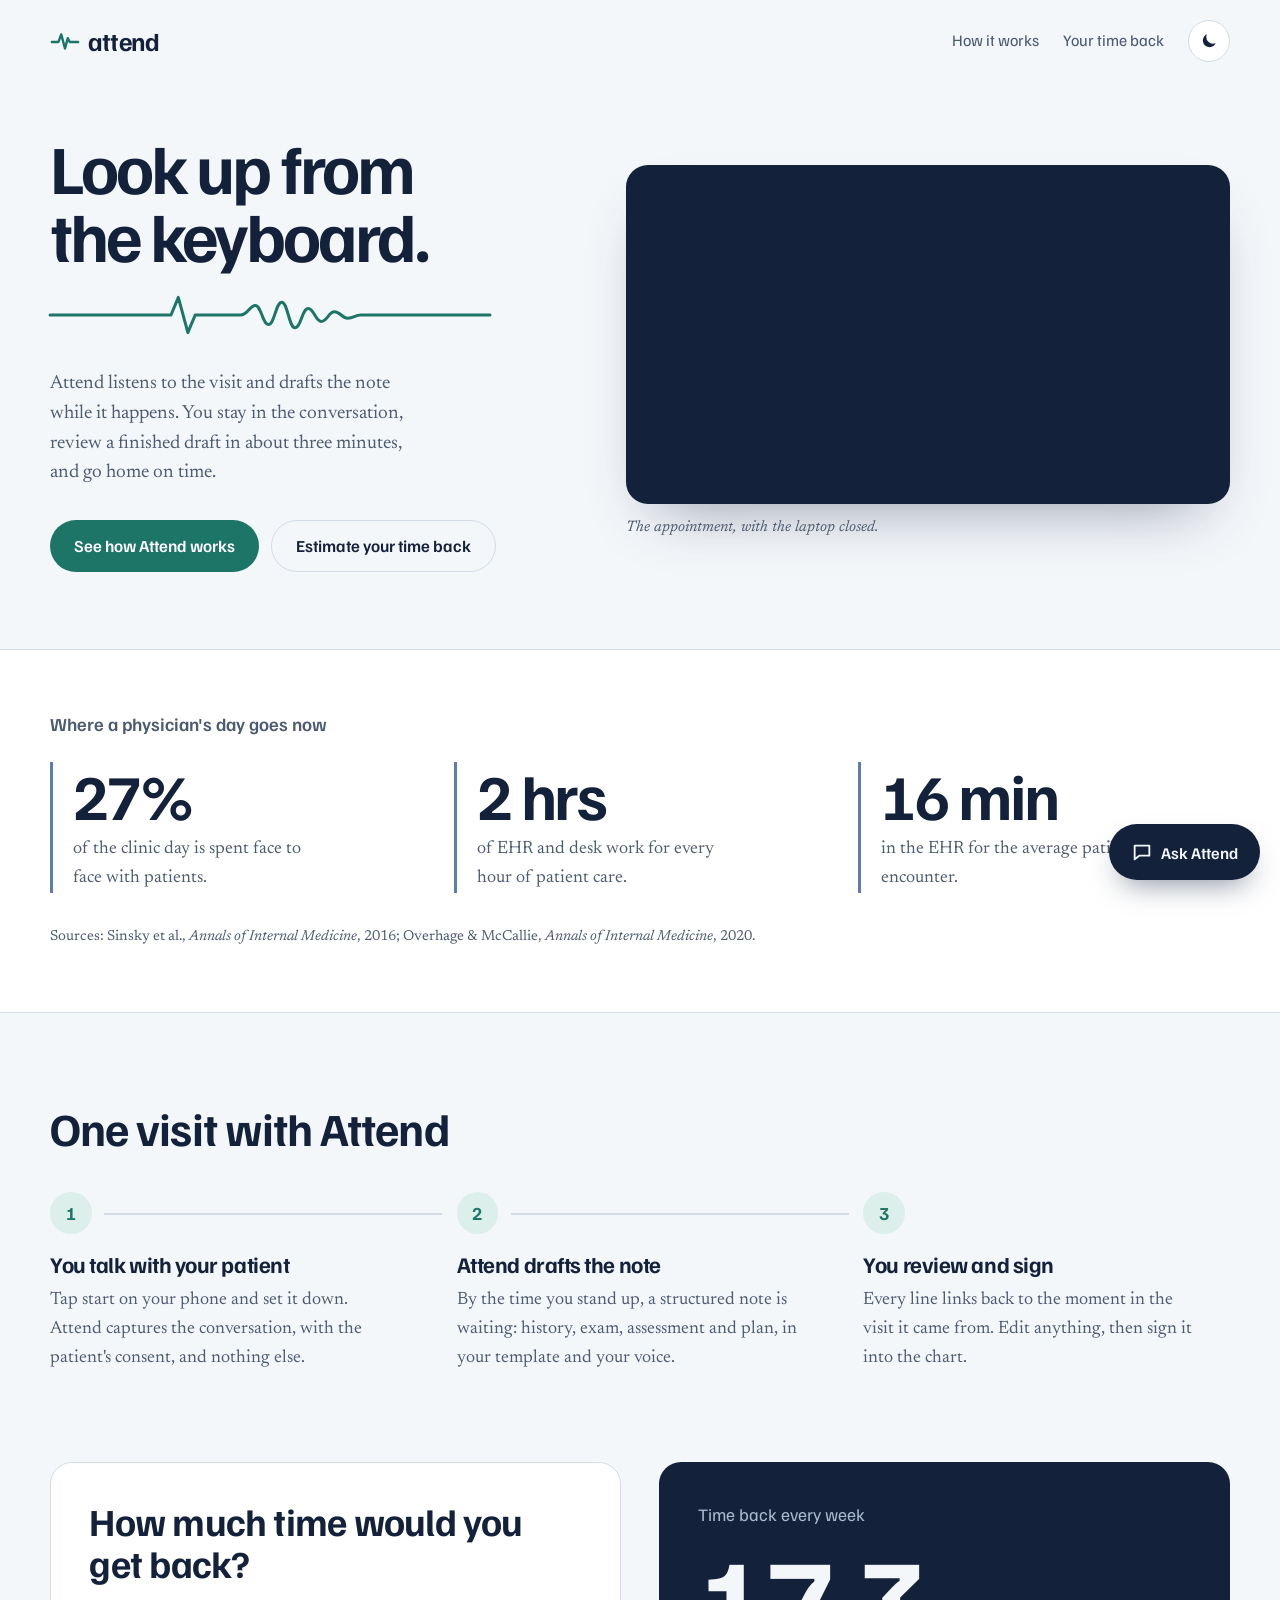
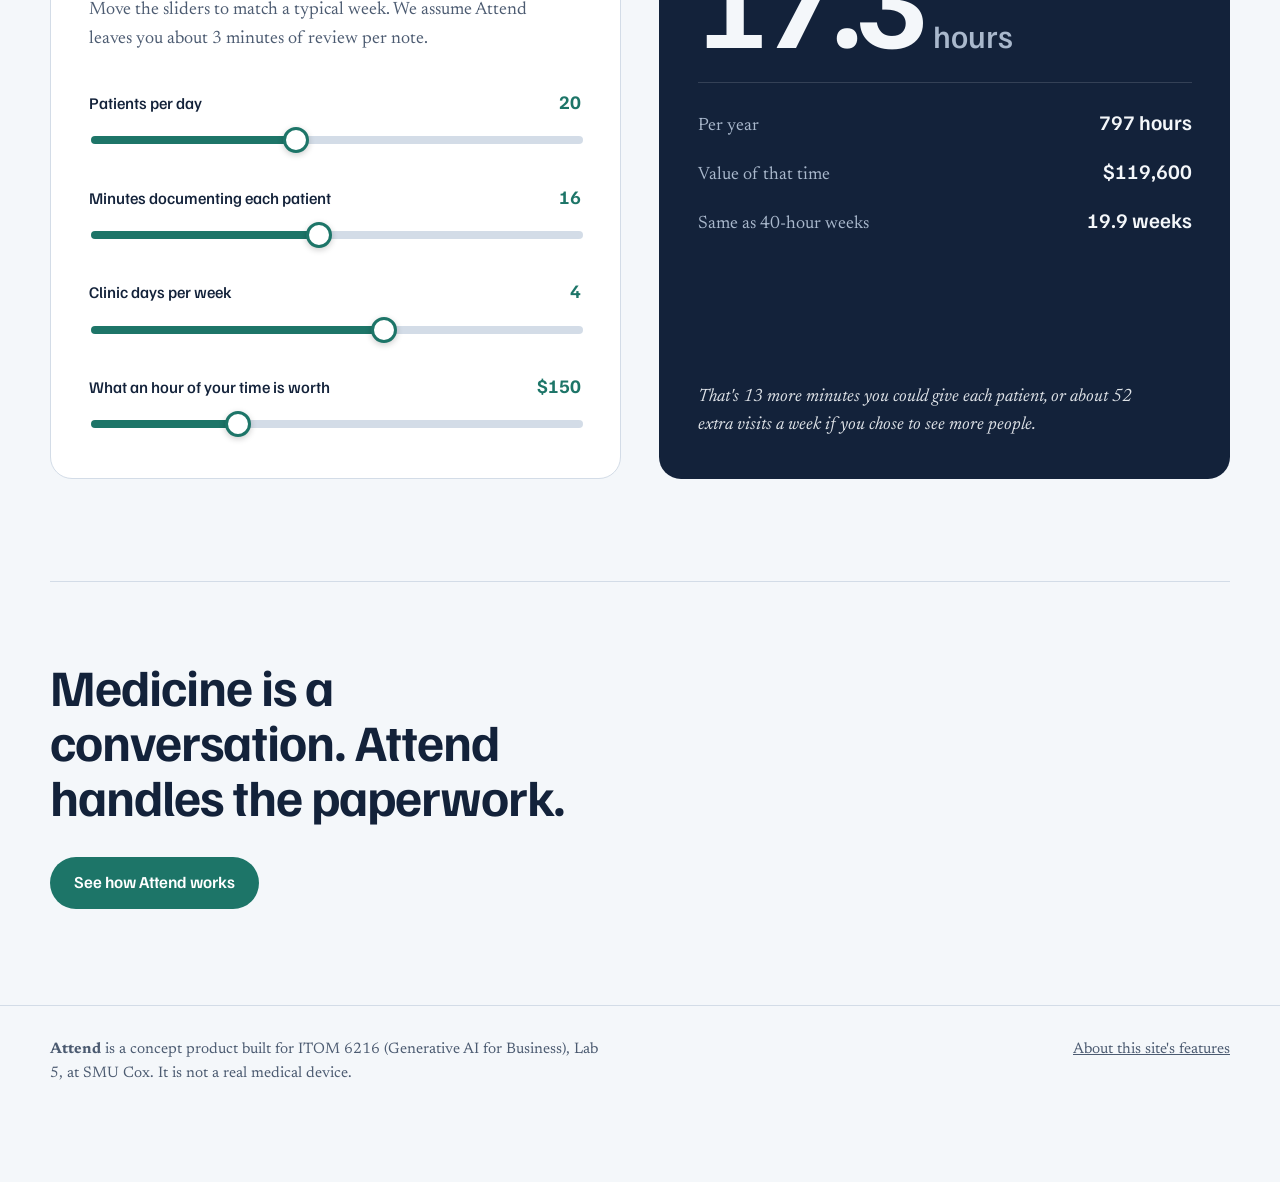
<file: index.html>
<!DOCTYPE html>
<html lang="en">
<head>
  <meta charset="UTF-8">
  <meta name="viewport" content="width=device-width, initial-scale=1.0">
  <title>Attend — the AI scribe that gives doctors their patients back</title>
  <meta name="description" content="Attend listens to the visit and drafts the clinical note, so physicians can spend the appointment with their patient instead of the keyboard.">
  <link rel="icon" href="data:image/svg+xml,%3Csvg xmlns=%27http://www.w3.org/2000/svg%27 viewBox=%270 0 32 32%27%3E%3Crect width=%2732%27 height=%2732%27 rx=%278%27 fill=%27%2313223A%27/%3E%3Cpath d=%27M3 17h6l3-8 4 15 3-11 2 4h8%27 fill=%27none%27 stroke=%27%235CC6B0%27 stroke-width=%272.6%27 stroke-linecap=%27round%27 stroke-linejoin=%27round%27/%3E%3C/svg%3E">
  <link rel="preconnect" href="https://fonts.googleapis.com">
  <link rel="preconnect" href="https://fonts.gstatic.com" crossorigin>
  <link href="https://fonts.googleapis.com/css2?family=Familjen+Grotesk:wght@400;500;600;700&family=Newsreader:ital,opsz,wght@0,6..72,400;0,6..72,500;1,6..72,400&display=swap" rel="stylesheet">
  <link rel="stylesheet" href="style.css">
  <script>
    // Apply saved/system theme before paint to avoid a flash
    (function () {
      var t = null;
      try { t = localStorage.getItem('attend-theme'); } catch (e) {}
      if (!t) t = window.matchMedia && window.matchMedia('(prefers-color-scheme: dark)').matches ? 'dark' : 'light';
      document.documentElement.setAttribute('data-theme', t);
    })();
  </script>
</head>
<body data-page="home">
  <a class="skip" href="#main">Skip to content</a>

  <header class="site-header">
    <div class="wrap header-inner">
      <a class="wordmark" href="index.html" aria-label="Attend home">
        <svg class="mark" viewBox="0 0 32 32" aria-hidden="true"><path d="M2 17h7l3-8 4 15 3-11 2 4h9" fill="none" stroke="currentColor" stroke-width="2.6" stroke-linecap="round" stroke-linejoin="round"/></svg>
        attend
      </a>
      <nav class="nav" aria-label="Main">
        <a href="about.html">How it works</a>
        <a href="#calculator">Your time back</a>
        <button class="theme-toggle" type="button" aria-label="Switch to dark mode">
          <svg class="icon-moon" viewBox="0 0 24 24" aria-hidden="true"><path d="M20 14.5A8 8 0 0 1 9.5 4a8 8 0 1 0 10.5 10.5z" fill="currentColor"/></svg>
          <svg class="icon-sun" viewBox="0 0 24 24" aria-hidden="true"><circle cx="12" cy="12" r="4.5" fill="currentColor"/><g stroke="currentColor" stroke-width="2" stroke-linecap="round"><path d="M12 2v2.5M12 19.5V22M2 12h2.5M19.5 12H22M4.9 4.9l1.8 1.8M17.3 17.3l1.8 1.8M4.9 19.1l1.8-1.8M17.3 6.7l1.8-1.8"/></g></svg>
        </button>
      </nav>
    </div>
  </header>

  <main id="main">
    <section class="hero wrap">
      <div class="hero-copy">
        <h1>Look up from<br>the keyboard.</h1>
        <svg class="pulse" viewBox="0 0 600 60" preserveAspectRatio="none" aria-hidden="true">
          <path d="M0 30 H150 L165 30 L175 8 L188 52 L198 30 H260 C270 30 272 18 280 18 C288 18 290 42 298 42 C306 42 308 14 316 14 C324 14 326 46 334 46 C342 46 344 22 352 22 C360 22 362 38 370 38 C378 38 380 26 388 26 C396 26 398 34 406 34 C414 34 416 30 424 30 H600" />
        </svg>
        <p class="lede">Attend listens to the visit and drafts the note while it happens. You stay in the conversation, review a finished draft in about three minutes, and go home on time.</p>
        <div class="hero-actions">
          <a class="btn btn-primary" href="about.html">See how Attend works</a>
          <a class="btn btn-quiet" href="#calculator">Estimate your time back</a>
        </div>
      </div>
      <figure class="hero-video">
        <video autoplay muted loop playsinline preload="auto" aria-label="A physician talking face to face with a patient while Attend listens">
          <source src="video.mp4?v=2" type="video/mp4">
          Your browser does not support embedded video.
        </video>
        <figcaption>The appointment, with the laptop closed.</figcaption>
      </figure>
    </section>

    <section class="facts" aria-labelledby="facts-title">
      <div class="wrap">
        <h2 id="facts-title" class="facts-title reveal">Where a physician's day goes now</h2>
        <dl class="facts-grid">
          <div class="fact reveal">
            <dt><span class="count" data-to="27" data-suffix="%">27%</span></dt>
            <dd>of the clinic day is spent face to face with patients.</dd>
          </div>
          <div class="fact reveal">
            <dt><span class="count" data-to="2" data-suffix=" hrs">2 hrs</span></dt>
            <dd>of EHR and desk work for every hour of patient care.</dd>
          </div>
          <div class="fact reveal">
            <dt><span class="count" data-to="16" data-suffix=" min">16 min</span></dt>
            <dd>in the EHR for the average patient encounter.</dd>
          </div>
        </dl>
        <p class="facts-source">Sources: Sinsky et al., <cite>Annals of Internal Medicine</cite>, 2016; Overhage &amp; McCallie, <cite>Annals of Internal Medicine</cite>, 2020.</p>
      </div>
    </section>

    <section class="steps wrap" aria-labelledby="steps-title">
      <h2 id="steps-title" class="reveal">One visit with Attend</h2>
      <ol class="step-list">
        <li class="reveal">
          <h3>You talk with your patient</h3>
          <p>Tap start on your phone and set it down. Attend captures the conversation, with the patient's consent, and nothing else.</p>
        </li>
        <li class="reveal">
          <h3>Attend drafts the note</h3>
          <p>By the time you stand up, a structured note is waiting: history, exam, assessment and plan, in your template and your voice.</p>
        </li>
        <li class="reveal">
          <h3>You review and sign</h3>
          <p>Every line links back to the moment in the visit it came from. Edit anything, then sign it into the chart.</p>
        </li>
      </ol>
    </section>

    <section id="calculator" class="calc" aria-labelledby="calc-title">
      <div class="wrap calc-inner">
        <div class="calc-form reveal">
          <h2 id="calc-title">How much time would you get back?</h2>
          <p class="calc-intro">Move the sliders to match a typical week. We assume Attend leaves you about 3 minutes of review per note.</p>

          <div class="field">
            <label for="patients">Patients per day <output for="patients" id="patients-out">20</output></label>
            <input type="range" id="patients" min="6" max="40" step="1" value="20">
          </div>
          <div class="field">
            <label for="minutes">Minutes documenting each patient <output for="minutes" id="minutes-out">16</output></label>
            <input type="range" id="minutes" min="4" max="30" step="1" value="16">
          </div>
          <div class="field">
            <label for="days">Clinic days per week <output for="days" id="days-out">4</output></label>
            <input type="range" id="days" min="1" max="6" step="1" value="4">
          </div>
          <div class="field">
            <label for="rate">What an hour of your time is worth <output for="rate" id="rate-out">$150</output></label>
            <input type="range" id="rate" min="50" max="400" step="10" value="150">
          </div>
        </div>

        <div class="calc-result reveal" aria-live="polite">
          <p class="result-label">Time back every week</p>
          <p class="result-big"><span id="hours-week">17.3</span><span class="unit">hours</span></p>
          <dl class="result-list">
            <div><dt>Per year</dt><dd id="hours-year">797 hours</dd></div>
            <div><dt>Value of that time</dt><dd id="dollars-year">$119,600</dd></div>
            <div><dt>Same as 40-hour weeks</dt><dd id="weeks">19.9 weeks</dd></div>
          </dl>
          <p class="result-note" id="result-note">That's 13 more minutes you could give each patient, or about 52 extra visits a week if you chose to see more people.</p>
        </div>
      </div>
    </section>

    <section class="closing wrap">
      <h2 class="reveal">Medicine is a conversation. Attend handles the paperwork.</h2>
      <a class="btn btn-primary reveal" href="about.html">See how Attend works</a>
    </section>
  </main>

  <footer class="site-footer">
    <div class="wrap footer-inner">
      <p><strong>Attend</strong> is a concept product built for ITOM 6216 (Generative AI for Business), Lab 5, at SMU Cox. It is not a real medical device.</p>
      <p><a href="about.html#about-site">About this site's features</a></p>
    </div>
  </footer>

  <!-- Chatbot -->
  <div class="chat" data-open="false">
    <button class="chat-launch" type="button" aria-expanded="false" aria-controls="chat-panel">
      <svg viewBox="0 0 24 24" aria-hidden="true"><path d="M4 5h16v11H9l-5 4z" fill="none" stroke="currentColor" stroke-width="2" stroke-linejoin="round"/></svg>
      <span>Ask Attend</span>
    </button>
    <section id="chat-panel" class="chat-panel" role="dialog" aria-label="Ask Attend chatbot" hidden>
      <header class="chat-head">
        <div>
          <p class="chat-title">Ask Attend</p>
          <p class="chat-sub">Answers about the product, privacy and pricing</p>
        </div>
        <button class="chat-close" type="button" aria-label="Close chat">&times;</button>
      </header>
      <div class="chat-log" role="log" aria-live="polite"></div>
      <div class="chat-chips"></div>
      <form class="chat-form" autocomplete="off">
        <label class="visually-hidden" for="chat-input">Type your question</label>
        <input id="chat-input" type="text" placeholder="Ask a question…" maxlength="300">
        <button type="submit">Send</button>
      </form>
    </section>
  </div>

  <script src="app.js"></script>
</body>
</html>
</file>
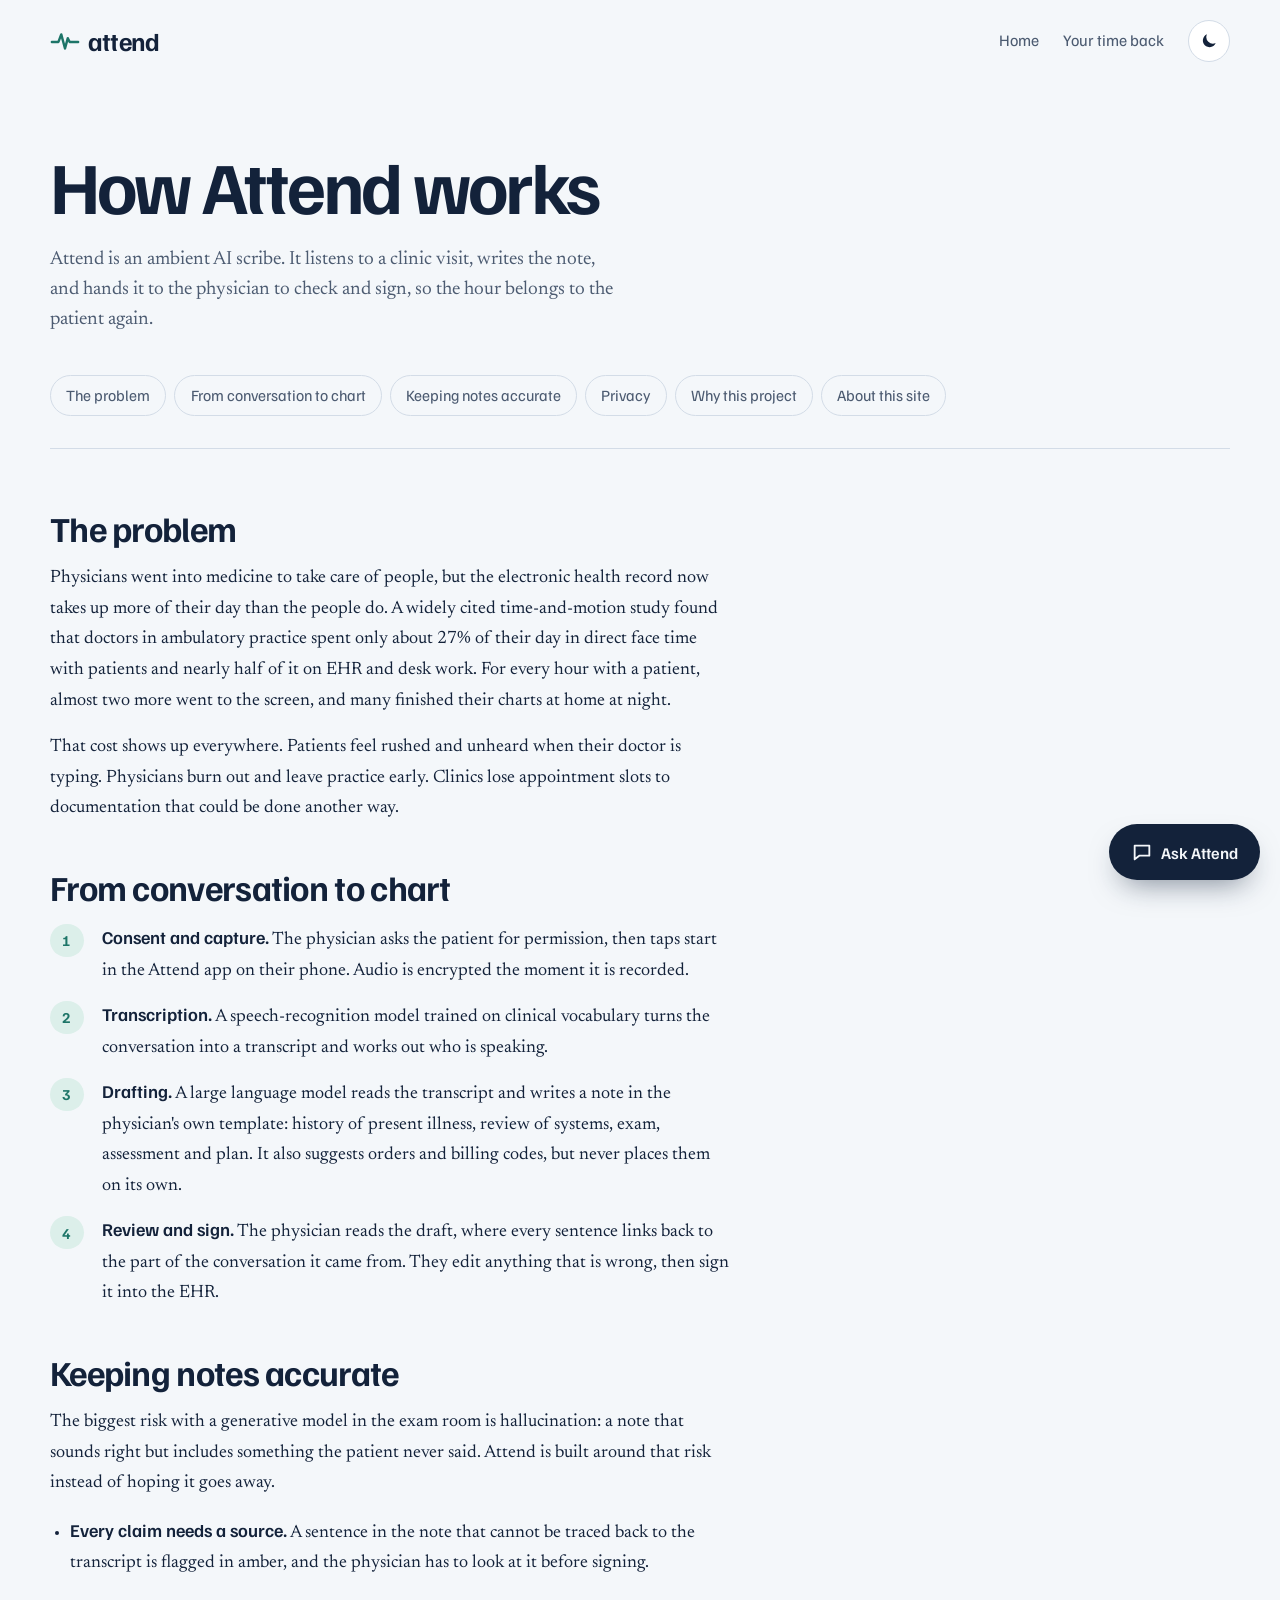
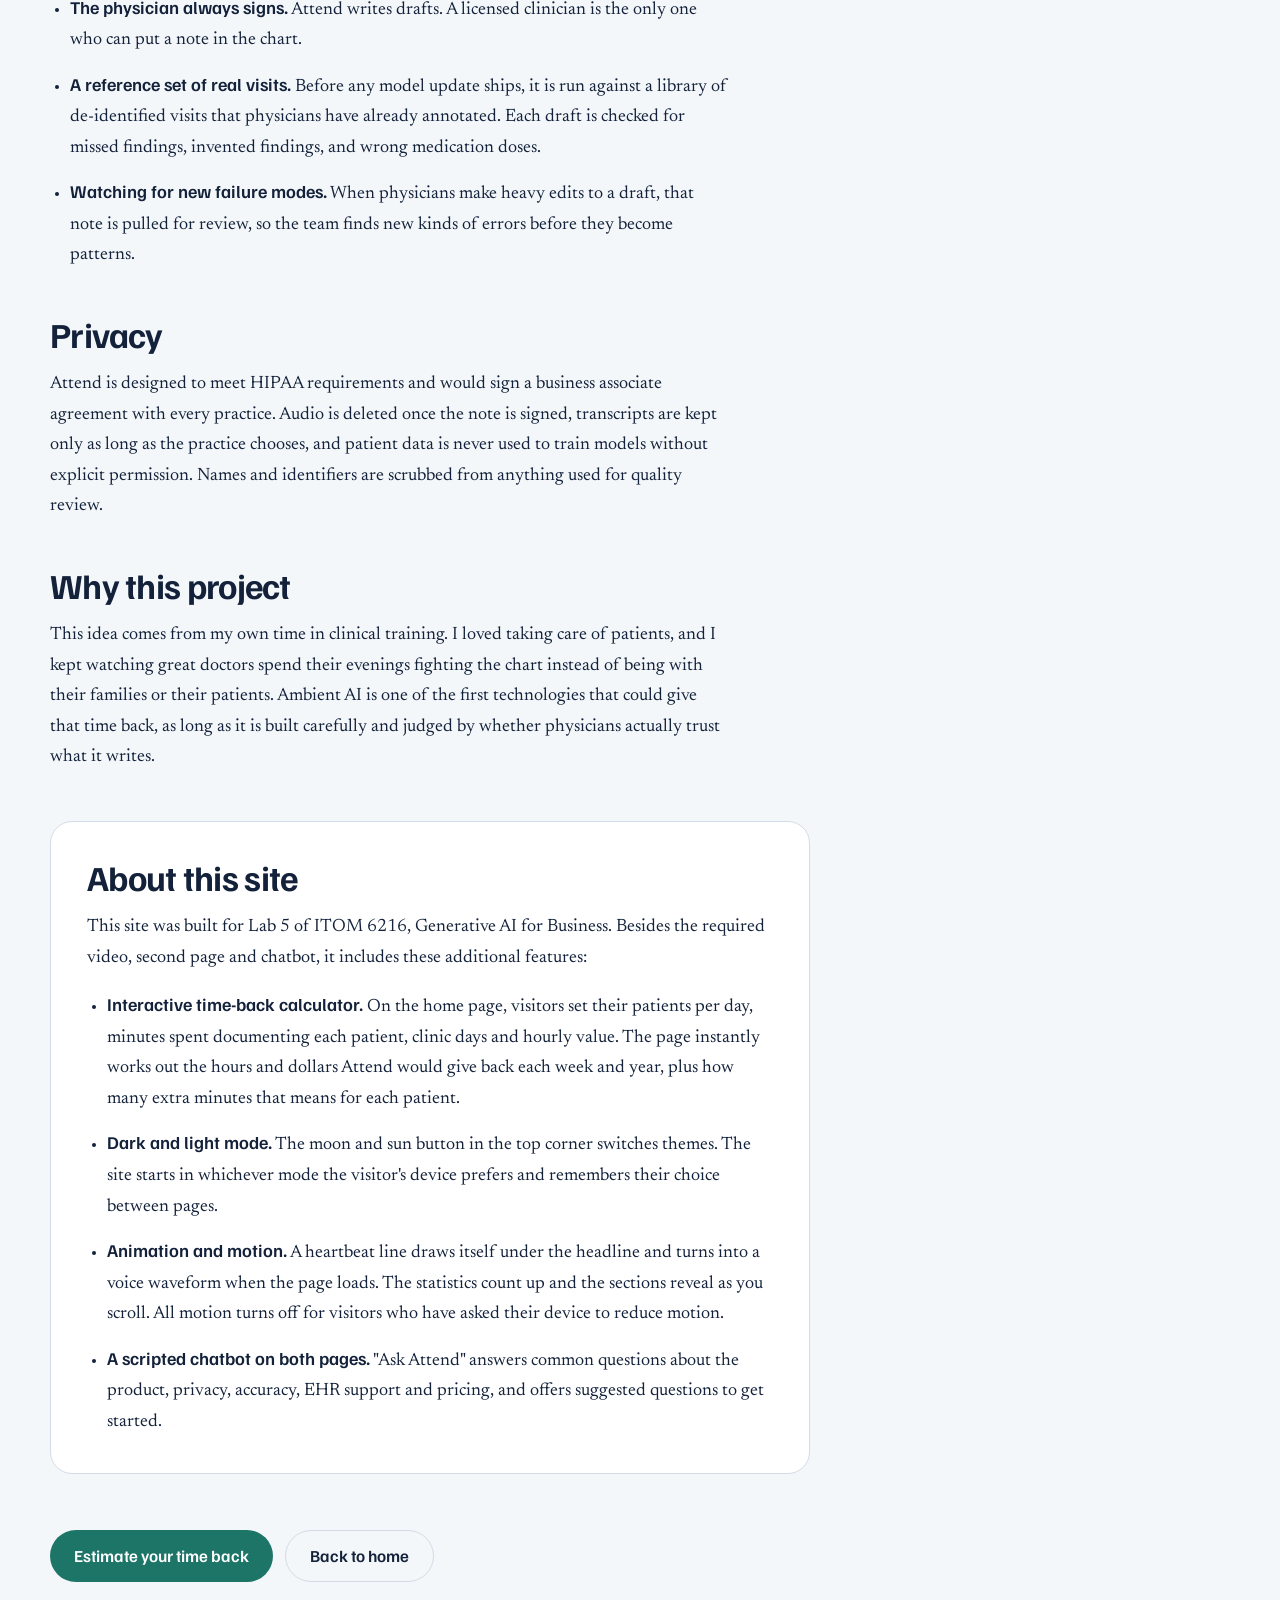
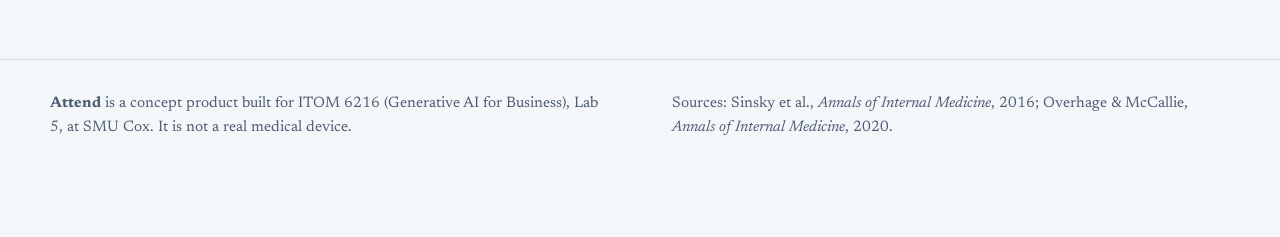
<file: about.html>
<!DOCTYPE html>
<html lang="en">
<head>
  <meta charset="UTF-8">
  <meta name="viewport" content="width=device-width, initial-scale=1.0">
  <title>How Attend works — Attend</title>
  <meta name="description" content="How the Attend AI scribe works, how it keeps patient data private, and how its notes are checked for accuracy.">
  <link rel="icon" href="data:image/svg+xml,%3Csvg xmlns=%27http://www.w3.org/2000/svg%27 viewBox=%270 0 32 32%27%3E%3Crect width=%2732%27 height=%2732%27 rx=%278%27 fill=%27%2313223A%27/%3E%3Cpath d=%27M3 17h6l3-8 4 15 3-11 2 4h8%27 fill=%27none%27 stroke=%27%235CC6B0%27 stroke-width=%272.6%27 stroke-linecap=%27round%27 stroke-linejoin=%27round%27/%3E%3C/svg%3E">
  <link rel="preconnect" href="https://fonts.googleapis.com">
  <link rel="preconnect" href="https://fonts.gstatic.com" crossorigin>
  <link href="https://fonts.googleapis.com/css2?family=Familjen+Grotesk:wght@400;500;600;700&family=Newsreader:ital,opsz,wght@0,6..72,400;0,6..72,500;1,6..72,400&display=swap" rel="stylesheet">
  <link rel="stylesheet" href="style.css">
  <script>
    (function () {
      var t = null;
      try { t = localStorage.getItem('attend-theme'); } catch (e) {}
      if (!t) t = window.matchMedia && window.matchMedia('(prefers-color-scheme: dark)').matches ? 'dark' : 'light';
      document.documentElement.setAttribute('data-theme', t);
    })();
  </script>
</head>
<body data-page="about">
  <a class="skip" href="#main">Skip to content</a>

  <header class="site-header">
    <div class="wrap header-inner">
      <a class="wordmark" href="index.html" aria-label="Attend home">
        <svg class="mark" viewBox="0 0 32 32" aria-hidden="true"><path d="M2 17h7l3-8 4 15 3-11 2 4h9" fill="none" stroke="currentColor" stroke-width="2.6" stroke-linecap="round" stroke-linejoin="round"/></svg>
        attend
      </a>
      <nav class="nav" aria-label="Main">
        <a href="index.html">Home</a>
        <a href="index.html#calculator">Your time back</a>
        <button class="theme-toggle" type="button" aria-label="Switch to dark mode">
          <svg class="icon-moon" viewBox="0 0 24 24" aria-hidden="true"><path d="M20 14.5A8 8 0 0 1 9.5 4a8 8 0 1 0 10.5 10.5z" fill="currentColor"/></svg>
          <svg class="icon-sun" viewBox="0 0 24 24" aria-hidden="true"><circle cx="12" cy="12" r="4.5" fill="currentColor"/><g stroke="currentColor" stroke-width="2" stroke-linecap="round"><path d="M12 2v2.5M12 19.5V22M2 12h2.5M19.5 12H22M4.9 4.9l1.8 1.8M17.3 17.3l1.8 1.8M4.9 19.1l1.8-1.8M17.3 6.7l1.8-1.8"/></g></svg>
        </button>
      </nav>
    </div>
  </header>

  <main id="main" class="article wrap">
    <header class="article-head">
      <h1>How Attend works</h1>
      <p class="lede">Attend is an ambient AI scribe. It listens to a clinic visit, writes the note, and hands it to the physician to check and sign, so the hour belongs to the patient again.</p>
    </header>

    <nav class="toc" aria-label="On this page">
      <a href="#problem">The problem</a>
      <a href="#how">From conversation to chart</a>
      <a href="#accuracy">Keeping notes accurate</a>
      <a href="#privacy">Privacy</a>
      <a href="#why">Why this project</a>
      <a href="#about-site">About this site</a>
    </nav>

    <section id="problem" class="prose reveal">
      <h2>The problem</h2>
      <p>Physicians went into medicine to take care of people, but the electronic health record now takes up more of their day than the people do. A widely cited time-and-motion study found that doctors in ambulatory practice spent only about 27% of their day in direct face time with patients and nearly half of it on EHR and desk work. For every hour with a patient, almost two more went to the screen, and many finished their charts at home at night.</p>
      <p>That cost shows up everywhere. Patients feel rushed and unheard when their doctor is typing. Physicians burn out and leave practice early. Clinics lose appointment slots to documentation that could be done another way.</p>
    </section>

    <section id="how" class="prose reveal">
      <h2>From conversation to chart</h2>
      <ol class="flow">
        <li><strong>Consent and capture.</strong> The physician asks the patient for permission, then taps start in the Attend app on their phone. Audio is encrypted the moment it is recorded.</li>
        <li><strong>Transcription.</strong> A speech-recognition model trained on clinical vocabulary turns the conversation into a transcript and works out who is speaking.</li>
        <li><strong>Drafting.</strong> A large language model reads the transcript and writes a note in the physician's own template: history of present illness, review of systems, exam, assessment and plan. It also suggests orders and billing codes, but never places them on its own.</li>
        <li><strong>Review and sign.</strong> The physician reads the draft, where every sentence links back to the part of the conversation it came from. They edit anything that is wrong, then sign it into the EHR.</li>
      </ol>
    </section>

    <section id="accuracy" class="prose reveal">
      <h2>Keeping notes accurate</h2>
      <p>The biggest risk with a generative model in the exam room is hallucination: a note that sounds right but includes something the patient never said. Attend is built around that risk instead of hoping it goes away.</p>
      <ul>
        <li><strong>Every claim needs a source.</strong> A sentence in the note that cannot be traced back to the transcript is flagged in amber, and the physician has to look at it before signing.</li>
        <li><strong>The physician always signs.</strong> Attend writes drafts. A licensed clinician is the only one who can put a note in the chart.</li>
        <li><strong>A reference set of real visits.</strong> Before any model update ships, it is run against a library of de-identified visits that physicians have already annotated. Each draft is checked for missed findings, invented findings, and wrong medication doses.</li>
        <li><strong>Watching for new failure modes.</strong> When physicians make heavy edits to a draft, that note is pulled for review, so the team finds new kinds of errors before they become patterns.</li>
      </ul>
    </section>

    <section id="privacy" class="prose reveal">
      <h2>Privacy</h2>
      <p>Attend is designed to meet HIPAA requirements and would sign a business associate agreement with every practice. Audio is deleted once the note is signed, transcripts are kept only as long as the practice chooses, and patient data is never used to train models without explicit permission. Names and identifiers are scrubbed from anything used for quality review.</p>
    </section>

    <section id="why" class="prose reveal">
      <h2>Why this project</h2>
      <p>This idea comes from my own time in clinical training. I loved taking care of patients, and I kept watching great doctors spend their evenings fighting the chart instead of being with their families or their patients. Ambient AI is one of the first technologies that could give that time back, as long as it is built carefully and judged by whether physicians actually trust what it writes.</p>
    </section>

    <section id="about-site" class="prose site-notes reveal">
      <h2>About this site</h2>
      <p>This site was built for Lab 5 of ITOM 6216, Generative AI for Business. Besides the required video, second page and chatbot, it includes these additional features:</p>
      <ul>
        <li><strong>Interactive time-back calculator.</strong> On the home page, visitors set their patients per day, minutes spent documenting each patient, clinic days and hourly value. The page instantly works out the hours and dollars Attend would give back each week and year, plus how many extra minutes that means for each patient.</li>
        <li><strong>Dark and light mode.</strong> The moon and sun button in the top corner switches themes. The site starts in whichever mode the visitor's device prefers and remembers their choice between pages.</li>
        <li><strong>Animation and motion.</strong> A heartbeat line draws itself under the headline and turns into a voice waveform when the page loads. The statistics count up and the sections reveal as you scroll. All motion turns off for visitors who have asked their device to reduce motion.</li>
        <li><strong>A scripted chatbot on both pages.</strong> "Ask Attend" answers common questions about the product, privacy, accuracy, EHR support and pricing, and offers suggested questions to get started.</li>
      </ul>
    </section>

    <div class="article-end">
      <a class="btn btn-primary" href="index.html#calculator">Estimate your time back</a>
      <a class="btn btn-quiet" href="index.html">Back to home</a>
    </div>
  </main>

  <footer class="site-footer">
    <div class="wrap footer-inner">
      <p><strong>Attend</strong> is a concept product built for ITOM 6216 (Generative AI for Business), Lab 5, at SMU Cox. It is not a real medical device.</p>
      <p>Sources: Sinsky et al., <cite>Annals of Internal Medicine</cite>, 2016; Overhage &amp; McCallie, <cite>Annals of Internal Medicine</cite>, 2020.</p>
    </div>
  </footer>

  <!-- Chatbot -->
  <div class="chat" data-open="false">
    <button class="chat-launch" type="button" aria-expanded="false" aria-controls="chat-panel">
      <svg viewBox="0 0 24 24" aria-hidden="true"><path d="M4 5h16v11H9l-5 4z" fill="none" stroke="currentColor" stroke-width="2" stroke-linejoin="round"/></svg>
      <span>Ask Attend</span>
    </button>
    <section id="chat-panel" class="chat-panel" role="dialog" aria-label="Ask Attend chatbot" hidden>
      <header class="chat-head">
        <div>
          <p class="chat-title">Ask Attend</p>
          <p class="chat-sub">Answers about the product, privacy and pricing</p>
        </div>
        <button class="chat-close" type="button" aria-label="Close chat">&times;</button>
      </header>
      <div class="chat-log" role="log" aria-live="polite"></div>
      <div class="chat-chips"></div>
      <form class="chat-form" autocomplete="off">
        <label class="visually-hidden" for="chat-input">Type your question</label>
        <input id="chat-input" type="text" placeholder="Ask a question…" maxlength="300">
        <button type="submit">Send</button>
      </form>
    </section>
  </div>

  <script src="app.js"></script>
</body>
</html>
</file>
<file: style.css>
/* ===== Tokens ===== */
:root {
  --paper: #F4F7FA;
  --surface: #FFFFFF;
  --ink: #13223A;
  --muted: #4C5B71;
  --line: #D3DCE7;
  --teal: #1D7568;
  --teal-soft: #DCEFEA;
  --ceil: #5B7DB1;
  --panel: #13223A;
  --panel-ink: #F4F7FA;
  --panel-muted: #A9B8CC;
  --amber: #B7791F;

  --sans: "Familjen Grotesk", "Segoe UI", system-ui, sans-serif;
  --serif: "Newsreader", Georgia, "Times New Roman", serif;

  --wrap: 1180px;
  --r-lg: 22px;
  --r-sm: 10px;
  color-scheme: light;
}

[data-theme="dark"] {
  --paper: #0E1828;
  --surface: #15233A;
  --ink: #E6ECF4;
  --muted: #A2B0C3;
  --line: #26364F;
  --teal: #5CC6B0;
  --teal-soft: #173B3C;
  --ceil: #93AEDD;
  --panel: #1B2C47;
  --panel-ink: #F4F7FA;
  --panel-muted: #A9B8CC;
  --amber: #E3A94B;
  color-scheme: dark;
}

/* ===== Base ===== */
*, *::before, *::after { box-sizing: border-box; }
html { scroll-behavior: smooth; }
body {
  margin: 0;
  background: var(--paper);
  color: var(--ink);
  font-family: var(--serif);
  font-size: 1.125rem;
  line-height: 1.6;
  -webkit-font-smoothing: antialiased;
  transition: background-color .35s ease, color .35s ease;
}
h1, h2, h3 { font-family: var(--sans); line-height: 1.08; margin: 0; letter-spacing: -0.02em; }
p { margin: 0; }
a { color: inherit; }
img, video { display: block; max-width: 100%; }
.wrap { width: min(100% - 2.5rem, var(--wrap)); margin-inline: auto; }
:focus-visible { outline: 3px solid var(--teal); outline-offset: 3px; border-radius: 4px; }
.visually-hidden { position: absolute !important; width: 1px; height: 1px; overflow: hidden; clip: rect(0 0 0 0); white-space: nowrap; }
.skip { position: absolute; left: 1rem; top: -3rem; background: var(--ink); color: var(--paper); padding: .5rem 1rem; z-index: 100; border-radius: var(--r-sm); font-family: var(--sans); }
.skip:focus { top: 1rem; }

/* ===== Header ===== */
.site-header { padding: 1.25rem 0; }
.header-inner { display: flex; align-items: center; justify-content: space-between; gap: 1rem; }
.wordmark { display: inline-flex; align-items: center; gap: .5rem; font-family: var(--sans); font-weight: 700; font-size: 1.6rem; letter-spacing: -0.03em; text-decoration: none; color: var(--ink); }
.wordmark .mark { width: 30px; height: 30px; color: var(--teal); }
.nav { display: flex; align-items: center; gap: 1.5rem; font-family: var(--sans); font-size: 1rem; }
.nav a { text-decoration: none; color: var(--muted); }
.nav a:hover { color: var(--ink); }
.theme-toggle { display: grid; place-items: center; width: 42px; height: 42px; border-radius: 50%; border: 1px solid var(--line); background: var(--surface); color: var(--ink); cursor: pointer; transition: transform .3s ease; }
.theme-toggle:hover { transform: rotate(-15deg); }
.theme-toggle svg { width: 20px; height: 20px; }
.icon-sun { display: none; }
[data-theme="dark"] .icon-sun { display: block; }
[data-theme="dark"] .icon-moon { display: none; }

/* ===== Buttons ===== */
.btn { display: inline-flex; align-items: center; justify-content: center; min-height: 52px; padding: 0 1.5rem; border-radius: 999px; font-family: var(--sans); font-weight: 600; font-size: 1.05rem; text-decoration: none; transition: background-color .2s ease, color .2s ease, border-color .2s ease; }
.btn-primary { background: var(--teal); color: #fff; }
[data-theme="dark"] .btn-primary { color: #0E1828; }
.btn-primary:hover { background: var(--ink); color: var(--paper); }
.btn-quiet { border: 1.5px solid var(--line); color: var(--ink); }
.btn-quiet:hover { border-color: var(--ink); }

/* ===== Hero ===== */
.hero { display: grid; grid-template-columns: minmax(0, 1fr) minmax(0, 1.15fr); gap: clamp(2rem, 4vw, 3.5rem); align-items: center; padding: clamp(1.5rem, 4vw, 3.5rem) 0 clamp(3rem, 6vw, 5rem); }
.hero h1 { font-size: clamp(2.8rem, 5.4vw, 4.6rem); font-weight: 700; letter-spacing: -0.045em; line-height: .98; }
.pulse { width: 100%; max-width: 440px; height: 48px; margin: 1.4rem 0 1.2rem; overflow: visible; }
.pulse path { fill: none; stroke: var(--teal); stroke-width: 3; stroke-linecap: round; stroke-linejoin: round; stroke-dasharray: 1000; stroke-dashoffset: 1000; animation: draw 2.4s cubic-bezier(.6,.1,.3,1) .3s forwards; vector-effect: non-scaling-stroke; }
@keyframes draw { to { stroke-dashoffset: 0; } }
.lede { font-size: clamp(1.15rem, 1.5vw, 1.3rem); color: var(--muted); max-width: 34ch; line-height: 1.55; }
.hero-actions { display: flex; flex-wrap: wrap; gap: .75rem; margin-top: 2rem; }
.hero-video { margin: 0; }
.hero-video video { width: 100%; aspect-ratio: 16 / 9; object-fit: cover; border-radius: var(--r-lg); background: var(--panel); box-shadow: 0 30px 60px -30px rgba(19, 34, 58, .45); }
.hero-video figcaption { margin-top: .75rem; font-size: .95rem; font-style: italic; color: var(--muted); }

/* ===== Facts ===== */
.facts { border-top: 1px solid var(--line); border-bottom: 1px solid var(--line); padding: clamp(2.5rem, 5vw, 4rem) 0; background: var(--surface); transition: background-color .35s ease; }
.facts-title { font-size: 1.15rem; font-weight: 600; color: var(--muted); letter-spacing: 0; margin-bottom: 1.75rem; }
.facts-grid { display: grid; grid-template-columns: repeat(3, 1fr); gap: 2rem; margin: 0; }
.fact { border-left: 3px solid var(--ceil); padding-left: 1.25rem; }
.fact dt { font-family: var(--sans); font-weight: 700; font-size: clamp(2.6rem, 5vw, 4rem); letter-spacing: -0.04em; line-height: 1; font-variant-numeric: tabular-nums; }
.fact dd { margin: .6rem 0 0; color: var(--muted); max-width: 26ch; }
.facts-source { margin-top: 2rem; font-size: .9rem; color: var(--muted); }

/* ===== Steps ===== */
.steps { padding: clamp(3.5rem, 7vw, 6rem) 0; }
.steps > h2 { font-size: clamp(2rem, 3.6vw, 2.9rem); margin-bottom: 2.5rem; }
.step-list { list-style: none; padding: 0; margin: 0; display: grid; grid-template-columns: repeat(3, 1fr); gap: 2.5rem; counter-reset: step; }
.step-list li { counter-increment: step; position: relative; padding-top: 3.75rem; }
.step-list li::before { content: counter(step); position: absolute; top: 0; left: 0; width: 2.6rem; height: 2.6rem; border-radius: 50%; display: grid; place-items: center; background: var(--teal-soft); color: var(--teal); font-family: var(--sans); font-weight: 700; font-size: 1.15rem; }
.step-list li:not(:last-child)::after { content: ""; position: absolute; top: 1.3rem; left: 3.4rem; right: -1.6rem; height: 2px; background: var(--line); }
.step-list h3 { font-size: 1.4rem; margin-bottom: .6rem; }
.step-list p { color: var(--muted); max-width: 34ch; }

/* ===== Calculator ===== */
.calc { padding: 0 0 clamp(4rem, 8vw, 7rem); scroll-margin-top: 1rem; }
.calc-inner { display: grid; grid-template-columns: minmax(0, 1fr) minmax(0, 1fr); gap: clamp(1.5rem, 3vw, 2.5rem); align-items: stretch; }
.calc-form { padding: clamp(1.75rem, 3vw, 2.75rem); background: var(--surface); border: 1px solid var(--line); border-radius: var(--r-lg); transition: background-color .35s ease; }
.calc-form h2 { font-size: clamp(1.8rem, 3vw, 2.4rem); margin-bottom: .75rem; }
.calc-intro { color: var(--muted); margin-bottom: 2rem; max-width: 46ch; }
.field + .field { margin-top: 1.6rem; }
.field label { display: flex; justify-content: space-between; align-items: baseline; gap: 1rem; font-family: var(--sans); font-weight: 500; font-size: 1.02rem; margin-bottom: .6rem; }
.field output { font-weight: 700; font-size: 1.2rem; color: var(--teal); font-variant-numeric: tabular-nums; }
input[type="range"] { -webkit-appearance: none; appearance: none; width: 100%; height: 8px; border-radius: 999px; background: linear-gradient(to right, var(--teal) 0%, var(--teal) var(--fill, 50%), var(--line) var(--fill, 50%)); outline: none; }
input[type="range"]::-webkit-slider-thumb { -webkit-appearance: none; width: 26px; height: 26px; border-radius: 50%; background: var(--surface); border: 3px solid var(--teal); cursor: pointer; box-shadow: 0 2px 6px rgba(0,0,0,.2); }
input[type="range"]::-moz-range-thumb { width: 22px; height: 22px; border-radius: 50%; background: var(--surface); border: 3px solid var(--teal); cursor: pointer; }
input[type="range"]:focus-visible { outline: 3px solid var(--teal); outline-offset: 6px; }

.calc-result { background: var(--panel); color: var(--panel-ink); border-radius: var(--r-lg); padding: clamp(1.75rem, 3vw, 2.75rem); display: flex; flex-direction: column; }
.result-label { font-family: var(--sans); font-size: 1.1rem; color: var(--panel-muted); }
.result-big { font-family: var(--sans); font-weight: 700; font-size: clamp(4.5rem, 10vw, 8rem); letter-spacing: -0.05em; line-height: .95; margin: .5rem 0 1.5rem; font-variant-numeric: tabular-nums; display: flex; align-items: baseline; gap: .6rem; flex-wrap: wrap; }
.result-big .unit { font-size: .25em; letter-spacing: 0; font-weight: 500; color: var(--panel-muted); }
.result-big.bump #hours-week { animation: bump .45s ease; }
@keyframes bump { 40% { color: #7FE0CB; } }
.result-list { margin: 0; display: grid; gap: .9rem; border-top: 1px solid rgba(255,255,255,.14); padding-top: 1.4rem; }
.result-list div { display: flex; justify-content: space-between; gap: 1rem; align-items: baseline; }
.result-list dt { color: var(--panel-muted); }
.result-list dd { margin: 0; font-family: var(--sans); font-weight: 600; font-size: 1.3rem; font-variant-numeric: tabular-nums; }
.result-note { margin-top: auto; padding-top: 1.75rem; font-style: italic; color: var(--panel-ink); opacity: .9; max-width: 44ch; }

/* ===== Closing ===== */
.closing { padding: clamp(3rem, 6vw, 5rem) 0 clamp(4rem, 8vw, 6rem); border-top: 1px solid var(--line); display: flex; flex-direction: column; align-items: flex-start; gap: 2rem; }
.closing h2 { font-size: clamp(2rem, 4vw, 3.2rem); max-width: 20ch; }

/* ===== Footer ===== */
.site-footer { border-top: 1px solid var(--line); padding: 2rem 0 6rem; font-size: .95rem; color: var(--muted); }
.footer-inner { display: flex; justify-content: space-between; gap: 2rem; flex-wrap: wrap; }
.footer-inner p { max-width: 62ch; }

/* ===== About page ===== */
.article { padding: clamp(2rem, 5vw, 4rem) 0 clamp(3rem, 6vw, 5rem); }
.article-head { max-width: 760px; }
.article-head h1 { font-size: clamp(2.8rem, 6vw, 4.6rem); letter-spacing: -0.045em; margin-bottom: 1.25rem; }
.article-head .lede { max-width: 52ch; }
.toc { display: flex; flex-wrap: wrap; gap: .5rem; margin: 2.5rem 0 1rem; padding-bottom: 2rem; border-bottom: 1px solid var(--line); font-family: var(--sans); font-size: .98rem; }
.toc a { text-decoration: none; padding: .45rem .95rem; border-radius: 999px; border: 1px solid var(--line); color: var(--muted); }
.toc a:hover { color: var(--ink); border-color: var(--ink); }
.prose { max-width: 680px; padding: 2.75rem 0 0; scroll-margin-top: 1rem; }
.prose h2 { font-size: clamp(1.7rem, 3vw, 2.2rem); margin-bottom: 1rem; }
.prose p + p { margin-top: 1rem; }
.prose p, .prose li { line-height: 1.7; }
.prose ul, .prose ol { padding-left: 1.25rem; margin: 1rem 0 0; }
.prose li + li { margin-top: .8rem; }
.prose strong { font-family: var(--sans); font-weight: 600; }
.flow { list-style: none; padding: 0 !important; counter-reset: flow; }
.flow li { counter-increment: flow; position: relative; padding-left: 3.25rem; }
.flow li::before { content: counter(flow); position: absolute; left: 0; top: .1rem; width: 2.1rem; height: 2.1rem; border-radius: 50%; background: var(--teal-soft); color: var(--teal); display: grid; place-items: center; font-family: var(--sans); font-weight: 700; font-size: .95rem; }
.site-notes { margin-top: 3rem; padding: 2.25rem; max-width: 760px; background: var(--surface); border: 1px solid var(--line); border-radius: var(--r-lg); }
.article-end { display: flex; flex-wrap: wrap; gap: .75rem; margin-top: 3.5rem; }

/* ===== Scroll reveal ===== */
.js .reveal { opacity: 0; transform: translateY(18px); transition: opacity .7s ease, transform .7s ease; }
.js .reveal.is-visible { opacity: 1; transform: none; }

/* ===== Chatbot ===== */
.chat { position: fixed; right: 1.25rem; bottom: 1.25rem; z-index: 50; font-family: var(--sans); }
.chat-launch { display: inline-flex; align-items: center; gap: .55rem; min-height: 56px; padding: 0 1.35rem; border: 0; border-radius: 999px; background: var(--ink); color: var(--paper); font: 600 1.02rem var(--sans); cursor: pointer; box-shadow: 0 14px 30px -12px rgba(19,34,58,.55); transition: transform .2s ease; }
.chat-launch:hover { transform: translateY(-2px); }
.chat-launch svg { width: 22px; height: 22px; }
.chat[data-open="true"] .chat-launch { display: none; }
.chat-panel { width: min(380px, calc(100vw - 2.5rem)); height: min(560px, calc(100vh - 2.5rem)); background: var(--surface); border: 1px solid var(--line); border-radius: var(--r-lg); box-shadow: 0 30px 60px -20px rgba(10,20,40,.45); display: flex; flex-direction: column; overflow: hidden; transform-origin: bottom right; animation: pop .25s ease; }
.chat-panel[hidden] { display: none; }
@keyframes pop { from { opacity: 0; transform: scale(.94) translateY(10px); } }
.chat-head { display: flex; justify-content: space-between; align-items: flex-start; padding: 1rem 1.1rem; background: var(--panel); color: var(--panel-ink); }
.chat-title { font-weight: 700; font-size: 1.1rem; }
.chat-sub { font-size: .85rem; color: var(--panel-muted); }
.chat-close { background: none; border: 0; color: var(--panel-ink); font-size: 1.8rem; line-height: 1; cursor: pointer; padding: 0 .25rem; }
.chat-log { flex: 1; overflow-y: auto; padding: 1rem; display: flex; flex-direction: column; gap: .65rem; }
.msg { max-width: 85%; padding: .65rem .9rem; border-radius: 16px; font-family: var(--serif); font-size: 1rem; line-height: 1.45; white-space: pre-line; }
.msg.bot { align-self: flex-start; background: var(--teal-soft); color: var(--ink); border-bottom-left-radius: 4px; }
.msg.user { align-self: flex-end; background: var(--ink); color: var(--paper); border-bottom-right-radius: 4px; font-family: var(--sans); }
.msg a { color: var(--teal); font-weight: 600; }
.typing { display: inline-flex; gap: 4px; padding: .8rem .9rem; }
.typing span { width: 7px; height: 7px; border-radius: 50%; background: var(--teal); animation: blink 1s infinite ease-in-out; }
.typing span:nth-child(2) { animation-delay: .15s; }
.typing span:nth-child(3) { animation-delay: .3s; }
@keyframes blink { 0%, 80%, 100% { opacity: .25; } 40% { opacity: 1; } }
.chat-chips { display: flex; flex-wrap: wrap; gap: .4rem; padding: 0 1rem .6rem; }
.chip { border: 1px solid var(--line); background: var(--paper); color: var(--ink); border-radius: 999px; padding: .35rem .75rem; font: 500 .88rem var(--sans); cursor: pointer; }
.chip:hover { border-color: var(--teal); color: var(--teal); }
.chat-form { display: flex; gap: .5rem; padding: .75rem; border-top: 1px solid var(--line); }
.chat-form input { flex: 1; min-width: 0; border: 1px solid var(--line); background: var(--paper); color: var(--ink); border-radius: 999px; padding: .65rem 1rem; font: 1rem var(--sans); }
.chat-form button { border: 0; border-radius: 999px; background: var(--teal); color: #fff; padding: 0 1.1rem; font: 600 .95rem var(--sans); cursor: pointer; }
[data-theme="dark"] .chat-form button { color: #0E1828; }

/* ===== Responsive ===== */
@media (max-width: 900px) {
  .hero { grid-template-columns: 1fr; }
  .lede { max-width: 46ch; }
  .facts-grid, .step-list { grid-template-columns: 1fr; gap: 1.75rem; }
  .step-list li:not(:last-child)::after { display: none; }
  .calc-inner { grid-template-columns: 1fr; }
}
@media (max-width: 560px) {
  body { font-size: 1.05rem; }
  .nav a[href="#calculator"], .nav a[href="index.html#calculator"] { display: none; }
  .nav { gap: 1rem; }
  .chat-launch span { display: none; }
  .chat-launch { padding: 0 1rem; }
  .site-notes { padding: 1.5rem; }
}

/* ===== Reduced motion ===== */
@media (prefers-reduced-motion: reduce) {
  html { scroll-behavior: auto; }
  *, *::before, *::after { animation-duration: .01ms !important; animation-iteration-count: 1 !important; transition-duration: .01ms !important; }
  .pulse path { stroke-dashoffset: 0; }
  .js .reveal { opacity: 1; transform: none; }
}
</file>
